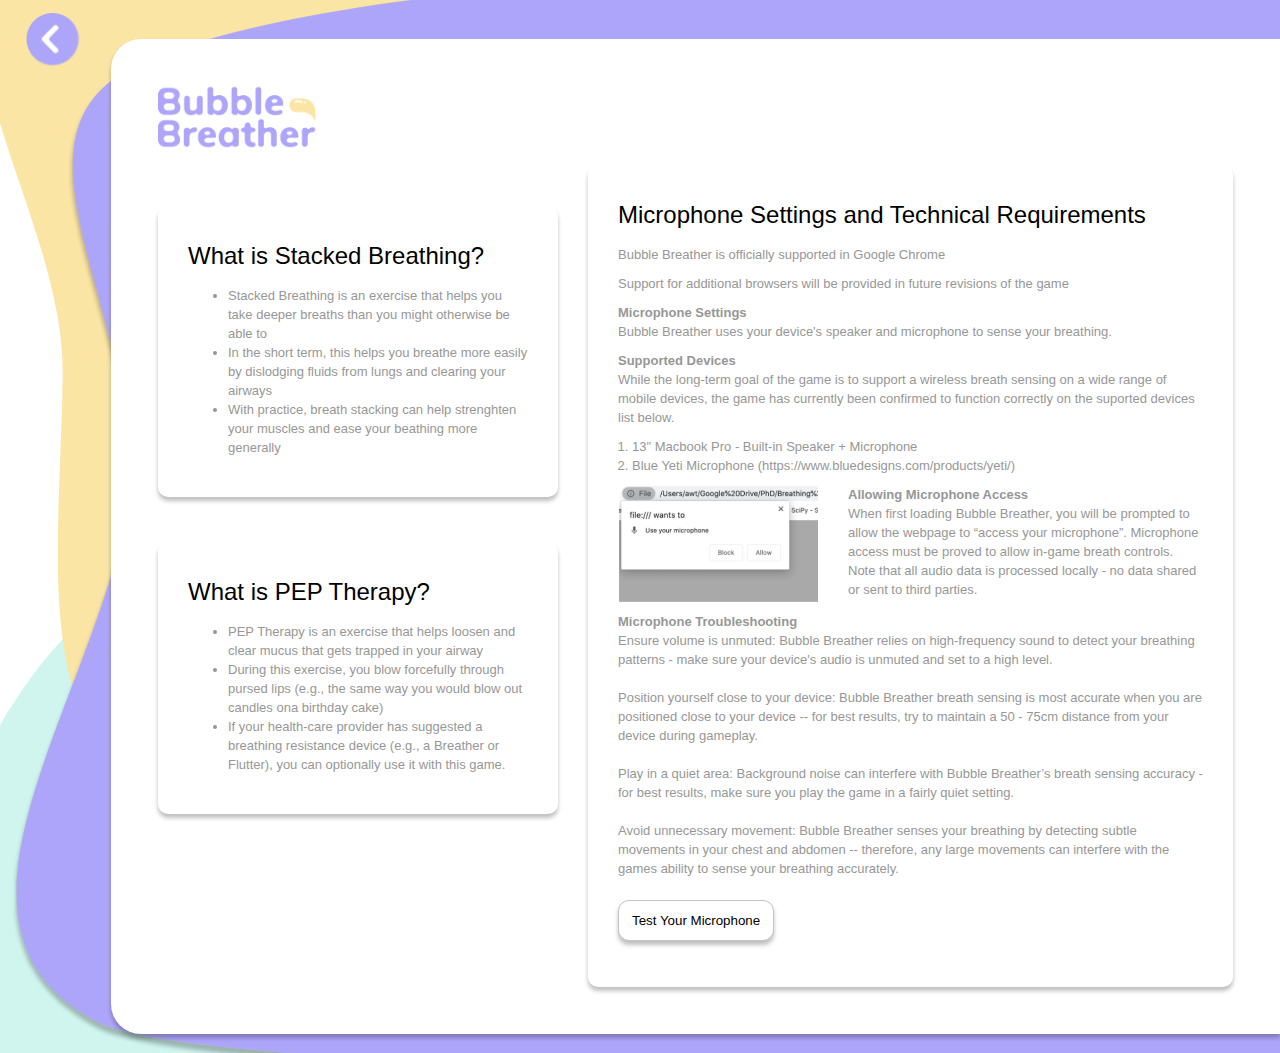
<file: help.html>
<html>
  <head>
    <meta charset="utf-8" />
    <meta name="viewport" content="width=device-width, initial-scale=1" />
    <meta name="theme-color" content="#000000" />
    <meta name="description" content="Bubble Breather" />

    <link rel="icon" href="assets/favicon.ico" />
    <link rel="stylesheet" type="text/css" href="style.css" />

    <title>Bubble Breather | Help</title>
  </head>

  <body>
    <a href="./index.html">
      <img id="backButton" src="./assets/back.png"/>
    </a>
    <div class="App">
      <div class="container help">
        <!-- Left -->
        <div class="left">
          <img src="assets/BubbleBreather_Logo.png" alt="logo" width="300px" />
          <div class="card" style="margin-top: 45px;">
            <p class="title">What is Stacked Breathing?</p>
            <ul class="content">
              <li>
                Stacked Breathing is an exercise that helps you take deeper
                breaths than you might otherwise be able to
              </li>
              <li>
                In the short term, this helps you breathe more easily by
                dislodging fluids from lungs and clearing your airways
              </li>
              <li>
                With practice, breath stacking can help strenghten your muscles
                and ease your beathing more generally
              </li>
            </ul>
          </div>
          <div class="card" style="margin-top: 45px;">
            <p class="title">What is PEP Therapy?</p>
            <ul class="content">
              <li>
                PEP Therapy is an exercise that helps loosen and clear mucus
                that gets trapped in your airway
              </li>
              <li>
                During this exercise, you blow forcefully through pursed lips
                (e.g., the same way you would blow out candles ona birthday
                cake)
              </li>
              <li>
                If your health-care provider has suggested a breathing
                resistance device (e.g., a Breather or Flutter), you can
                optionally use it with this game.
              </li>
            </ul>
          </div>
        </div>
        <!-- Right -->
        <div class="right card">
          <p class="title">Microphone Settings and Technical Requirements</p>
          <p class="content">
            Bubble Breather is officially supported in Google Chrome
          </p>
          <p class="content">
            Support for additional browsers will be provided in future revisions
            of the game
          </p>
          <p class="content">
            <b>Microphone Settings</b>
            <br />
            Bubble Breather uses your device's speaker and microphone to sense
            your breathing.
          </p>
          <p class="content">
            <b>Supported Devices</b>
            <br />
            While the long-term goal of the game is to support a wireless breath
            sensing on a wide range of mobile devices, the game has currently
            been confirmed to function correctly on the suported devices list
            below.
          </p>
          <ol class="content">
            <li>13" Macbook Pro - Built-in Speaker + Microphone</li>
            <li>
              Blue Yeti Microphone (https://www.bluedesigns.com/products/yeti/)
            </li>
          </ol>
          <div class="content" style="display: flex;">
            <img src="./assets/microphone_access.png" alt="microphone access" width="200px" style="margin-right: 30px;" />
            <p>
              <b>Allowing Microphone Access</b>
              <br />
              When first loading Bubble Breather, you will be prompted to allow
              the webpage to “access your microphone”. Microphone access must be
              proved to allow in-game breath controls. Note that all audio data is
              processed locally - no data shared or sent to third parties.
            </p>
          </div>
          <p class="content">
            <b>Microphone Troubleshooting</b>
            <br />
            Ensure volume is unmuted: Bubble Breather relies on high-frequency sound to detect your breathing patterns - make sure your device's audio is unmuted and set to a high level.
            <br />
            <br />
            Position yourself close to your device: Bubble Breather breath sensing is most accurate when you are positioned close to your device -- for best results, try to maintain a 50 - 75cm distance from your device during gameplay.
            <br />
            <br />
            Play in a quiet area: Background noise can interfere with Bubble Breather’s breath sensing accuracy - for best results, make sure you play the game in a fairly quiet setting.
            <br />
            <br />
            Avoid unnecessary movement: Bubble Breather senses your breathing by detecting subtle movements in your chest and abdomen -- therefore, any large movements can interfere with the games ability to sense your breathing accurately.
          </p>
          <form action="./diagnostics.html">
            <input type="submit" class="testmic" value="Test Your Microphone"/>
          </form>
       
        </div>
      </div>
    </div>
  </body>
</html>
</file>
<file: style.css>
/* Global */
* {
  box-sizing: border-box;
}

/* Elements */
body {
  margin: 0;
  padding: 0;
  font-family: "Muli", sans-serif;
  -webkit-font-smoothing: antialiased;
  -moz-osx-font-smoothing: grayscale;
}

code {
  font-family: source-code-pro, Menlo, Monaco, Consolas, "Courier New",
    monospace;
}

div.thumbMenu {
  overflow: auto;
  white-space: nowrap;
  padding: 10px;
}

h1,
h2,
h3,
h4,
h5,
h6,
p {
  margin: 0;
}

ol {
  padding-left: 14px;
}

.App {
  background-image: url("assets/background.svg");
  background-repeat: no-repeat;
  background-size: cover;
  display: flex;
  flex-direction: column;
  min-height: 100vh;
  justify-content: center;
  padding: 39px 0px 19px 111px;
}

.container {
  background: #ffffff;
  box-shadow: 0px 4px 4px rgba(0, 0, 0, 0.25);
  border-top-left-radius: 30px;
  border-bottom-left-radius: 30px;
  background-repeat: no-repeat;
  background-size: cover;
  padding: 34px 47px 47px 47px;
  display: flex;
}

.left {
  width: 332px;
  height: 100%;
  padding-top: 0px;
  padding-right: 31px;
}

.help .left {
  padding: 0;
  width: 400px;
  margin-right: 30px;
}

.story {
  width: 385px;
  height: 276px;
  margin-left: -38px;
}

.card {
  padding: 30px;
  border-radius: 10px;
  background: #ffffff;
  box-shadow: 0px 4px 4px rgba(0, 0, 0, 0.25);
}

.card .title {
  font-size: 24px;
  line-height: 40px;
}

.card .content {
  font-size: 13px;
  line-height: 19px;
  color: #979797;
  margin: 10px 0;
}

.greeting {
  font-weight: 350;
  margin-top: 21px;
}

.timecount {
  font-weight: initial;
  font-size: 13px;
  line-height: 19px;
  margin-top: 2px;
  color: #979797;
}

.today {
  font-style: normal;
  font-weight: normal;
  font-size: 18px;
  line-height: 40px;
  margin-top: 11px;
  color: #979797;
}

.excerciseName {
  font-style: normal;
  font-weight: normal;
  font-size: 14px;
  line-height: 21px;
  color: #979797;
}

.expPoints {
  font-family: Muli;
  font-style: normal;
  font-weight: bold;
  font-size: 40px;
  line-height: 45px;
  background: -webkit-linear-gradient(top, #88abea 0%, #567db3 100%);
  background: linear-gradient(325deg, #FAE5A5 0%, #ACA5FA 100%);
  -webkit-text-fill-color: transparent;
  -webkit-background-clip: text;
}

.progressbar {
  background-color: #e5e5e5;
  width: 271px;
  height: 18px;
  margin-top: 7px;
  border-radius: 10px;
  font-size: 9px;
  text-align: right;
  color: #ffffff;
  position: relative;
  margin-bottom: 7px;
}

.progressbar span {
  margin-right: 13px;
  line-height: 17px;
  display: inline-block;
}

.statusbar {
  height: 100%;
  border-radius: inherit;
  position: absolute;
  top: 0;
}

.gameLinkContainer {
  margin-top: 26px;
  height: 112px;
  width: 100%;
  display: flex;
}

.testmic {
    margin-top: 12px;
    background: #FFFFFF;
    border: 0.2px solid #C4C4C4;
    box-sizing: border-box;
    box-shadow: 0px 4px 4px rgba(0, 0, 0, 0.25);
    border-radius: 11px;
    font-family: inherit;
    height: 41px;
    padding-left: 13px;
    padding-right: 13px;
}

.gameLink {
  background: #ffffff;
  box-shadow: 0px 4px 4px rgba(0, 0, 0, 0.25);
  border-radius: 10px;
  width: 125px;
  height: 150px;
  margin-right: 21px;
  font-size: 24px;
  line-height: 20px;
  padding-left: 17px;
  padding-top: 22px;
  /*display: flex;*/
  padding-bottom: 22px;
  transition: all 0.5s;
  text-decoration: none;
  color: inherit;
}

.gameLink:hover {
  background-color: #aca5fa;
  color: #ffffff;
}
.gameLink div{
  /*align-self: flex-end;*/
    padding: 10px;
    font-size: 10pt;
}

.helpButton {
 margin-top: 50px; 
}

.helpLeft {

}

.helpRight {

}
.right {
  width: 578px;
  height: 100%;
  flex-grow: 1;
  margin-top: 92px;
}

.rightTop {
  width: 100%;
  height: 321px;
  background: #ffffff;
  box-shadow: 0px 4px 4px rgba(0, 0, 0, 0.25);
  border-radius: 10px;
  font-size: 24px;
  line-height: 35px;
  padding-top: 26px;
  padding-left: 30px;
  padding-bottom: 26px;
  display: flex;
  overflow: hidden;
  position: relative;
}

.sideScroll {
  position: absolute;
  right: 0;
  top: 50%;
  border: none;
  background: none;
  margin-bottom: -15px;
}

.leftDivide {
  margin-right: 16px;
}

.rightDivide {
  display: flex;
}

.paintingFirst {
  border-radius: 10px;
  width: 199px;
  height: 222px;
  margin-top: 12px;
}

.painting {
  border-radius: 10px;
  width: 267px;
  height: 100%;
  margin-right: 16px;
}

.paintName, .paintPoints {
  font-size: 12px;
  text-align: center;
  display: block;
  line-height: 21px;
  color: grey;
}

.rightBottom {
  width: 100%;
  background: #ffffff;
  box-shadow: 0px 4px 4px rgba(0, 0, 0, 0.25);
  border-radius: 10px;
  font-size: 24px;
  line-height: 35px;
  padding-top: 26px;
  padding-bottom: 26px;
  padding-left: 30px;
  padding-right: 30px;
  overflow: hidden;
  position: relative;
}

.sideScrollBottom {
  position: absolute;
  right: 0;
  top: 50%;
  border: none;
  background: none;
  margin-bottom: -15px;
}

.paintGrid {
  margin-top: 36px;
  width: 100%;
  display: grid;
  grid-template-columns: repeat(auto-fit, 72px);
  grid-column-gap: 17px;
  grid-row-gap: 10px;
  text-align: center;
}
.paint {
  line-height: normal;
  font-size: 6pt;
}

.paint svg {
  height: 51px;
}

.App-logo {
  height: 40vmin;
  pointer-events: none;
}

@media (prefers-reduced-motion: no-preference) {
  .App-logo {
    animation: App-logo-spin infinite 20s linear;
  }
}

.App-header {
  background-color: #282c34;
  min-height: 100vh;
  display: flex;
  flex-direction: column;
  align-items: center;
  justify-content: center;
  font-size: calc(10px + 2vmin);
  color: white;
}

.App-link {
  color: #61dafb;
}

.background {
  /* The image used */
  background-image: url("assets/background.png");

  /* Full height */
  height: 100%;

  /* Center and scale the image nicely */
  background-position: center;
  background-repeat: no-repeat;
  background-size: cover;
}

.white-background {
  /* The image used */
  background-image: url("assets/white-background.png");

  /* Full height */
  height: 100%;

  /* Center and scale the image nicely */
  background-position: center;
  background-repeat: no-repeat;
  background-size: cover;
  z-index: -1;
  position: relative;
}

@keyframes App-logo-spin {
  from {
    transform: rotate(0deg);
  }
  to {
    transform: rotate(360deg);
  }
}

.thumbFrame {
  border-radius: 10px;
  width: 100%;
  height: 100%;
}
div.thumbMenu {
  overflow: auto;
  white-space: nowrap;
  padding: 10px;
}
.colorCollectable {
  display: inline-block;
  height: 40px;
  width: 60px;
  border: thin solid gray;
}
.colorContainer {
  padding: 10px;
  display: inline-block;
  font-size: 8pt;
  text-align: center;
}
div.colorMenu {
  padding: 10px;
  white-space: nowrap;
  text-align: center;
  display: inline-block;
}
.linkwrap {
  position: relative;
  display: inline-block;
}
.blocker {
  position: absolute;
  height: 100%;
  width: 100%;
  z-index: 1;
  background: rgba(255, 0, 0, 0);
}
.linkwrap iframe {
  z-index: 2;
}

#backButton {
  position: fixed;
  width: 60px;
  height: 60px;
  top: 9px;
  left: 23px;
}
</file>
